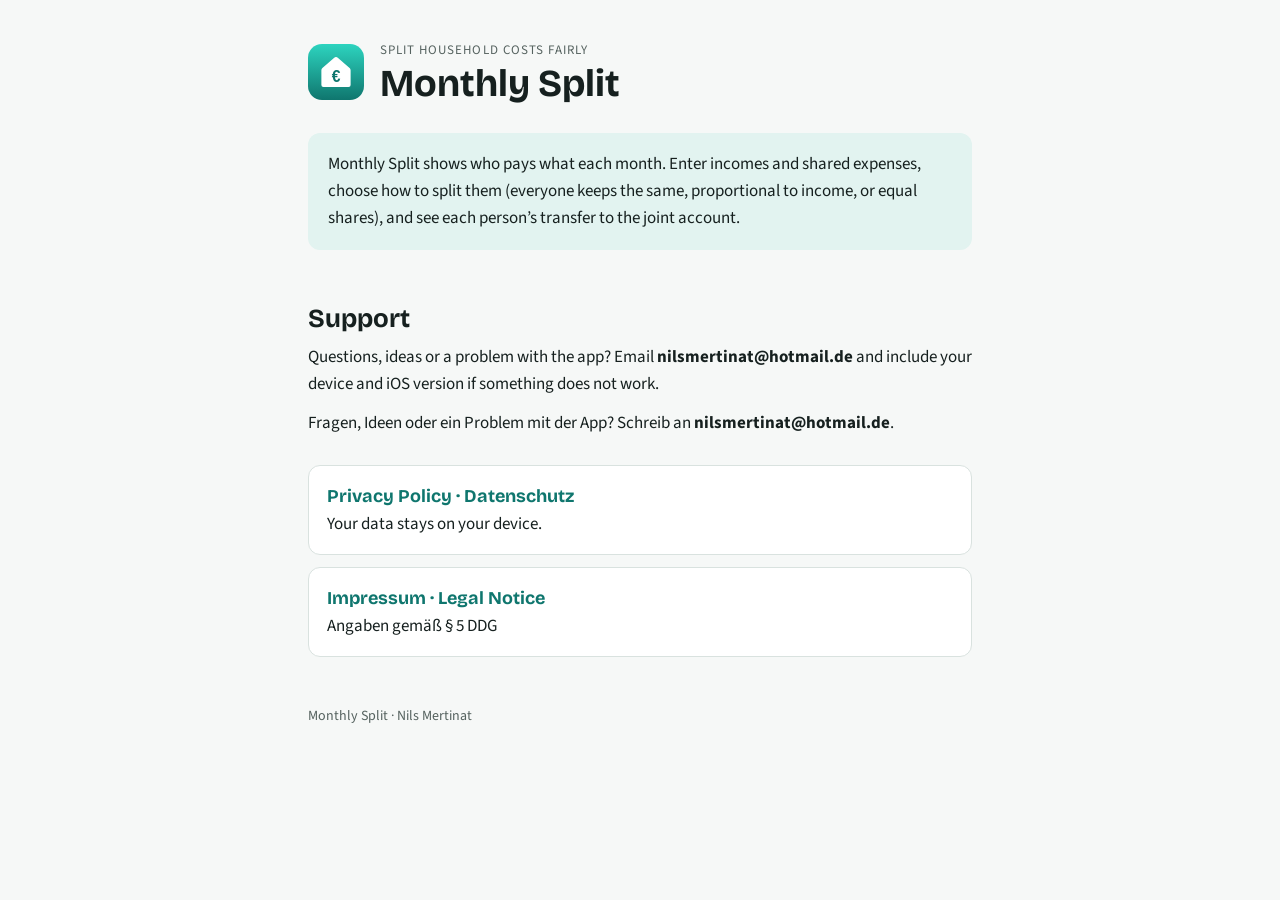
<file: index.html>
<!doctype html>
<html lang="en">
<head>
<meta charset="utf-8">
<meta name="viewport" content="width=device-width, initial-scale=1, viewport-fit=cover">
<title>Monthly Split</title>
<link rel="preconnect" href="https://fonts.googleapis.com">
<link rel="preconnect" href="https://fonts.gstatic.com" crossorigin>
<link rel="stylesheet" href="https://fonts.googleapis.com/css2?family=Bricolage+Grotesque:opsz,wght@12..96,600;12..96,700&family=Source+Sans+3:ital,wght@0,400;0,600;1,400&display=swap">
<link rel="stylesheet" href="style.css">
</head>
<body>
<div class="wrap">
  <header>
    <div class="mark" aria-hidden="true">
      <svg viewBox="0 0 100 100"><path fill="#fff" d="M50 6 Q53 6 56 9 L90 38 Q93 41 93 45 V88 Q93 94 87 94 H13 Q7 94 7 88 V45 Q7 41 10 38 L44 9 Q47 6 50 6 Z"/><text x="50" y="80" text-anchor="middle" font-family="Arial, Helvetica, sans-serif" font-weight="700" font-size="46" fill="#0f766e">€</text></svg>
    </div>
    <div class="titles">
      <p class="eyebrow">Split household costs fairly</p>
      <h1>Monthly Split</h1>
    </div>
  </header>

  <div class="summary">
    <p>Monthly Split shows who pays what each month. Enter incomes and shared expenses, choose how to split them (everyone keeps the same, proportional to income, or equal shares), and see each person’s transfer to the joint account.</p>
  </div>

  <section class="lang" lang="en">
    <h2>Support</h2>
    <p>Questions, ideas or a problem with the app? Email <strong>nilsmertinat@hotmail.de</strong> and include your device and iOS version if something does not work.</p>
    <p lang="de">Fragen, Ideen oder ein Problem mit der App? Schreib an <strong>nilsmertinat@hotmail.de</strong>.</p>
  </section>

  <nav class="links" aria-label="Rechtliches">
    <a href="privacy.html"><strong>Privacy Policy · Datenschutz</strong>Your data stays on your device.</a>
    <a href="impressum.html"><strong>Impressum · Legal Notice</strong>Angaben gemäß § 5 DDG</a>
  </nav>

  <footer>Monthly Split · Nils Mertinat</footer>
</div>
</body>
</html>
</file>
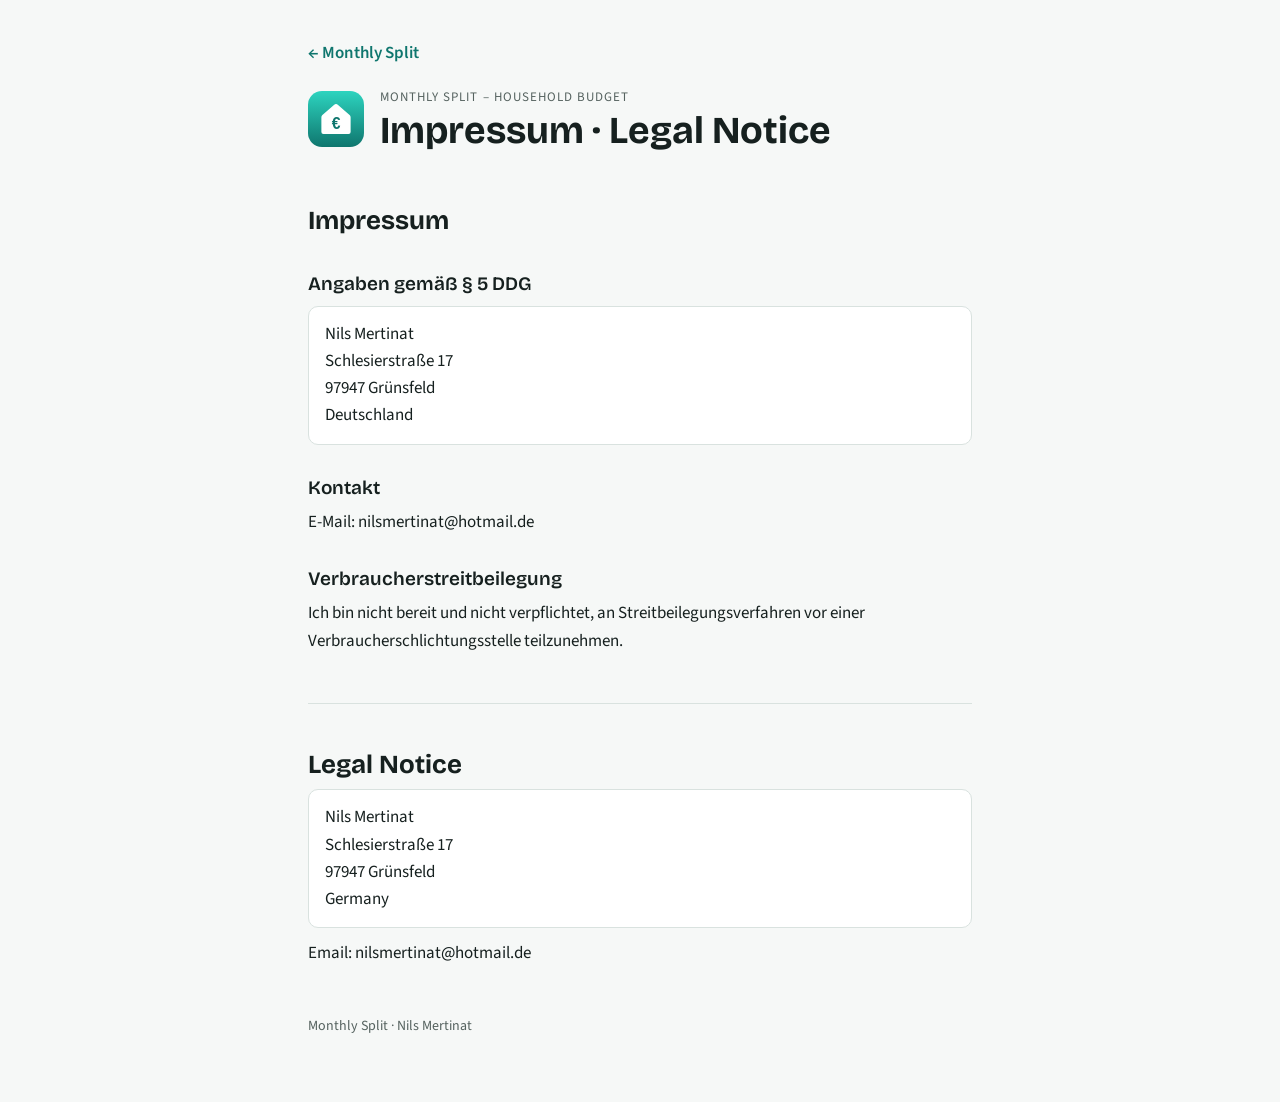
<file: impressum.html>
<!doctype html>
<html lang="de">
<head>
<meta charset="utf-8">
<meta name="viewport" content="width=device-width, initial-scale=1, viewport-fit=cover">
<title>Monthly Split – Impressum</title>
<link rel="preconnect" href="https://fonts.googleapis.com">
<link rel="preconnect" href="https://fonts.gstatic.com" crossorigin>
<link rel="stylesheet" href="https://fonts.googleapis.com/css2?family=Bricolage+Grotesque:opsz,wght@12..96,600;12..96,700&family=Source+Sans+3:ital,wght@0,400;0,600;1,400&display=swap">
<link rel="stylesheet" href="style.css">
</head>
<body>
<div class="wrap">
  <a class="back" href="index.html">← Monthly Split</a>
  <header>
    <div class="mark" aria-hidden="true">
      <svg viewBox="0 0 100 100"><path fill="#fff" d="M50 6 Q53 6 56 9 L90 38 Q93 41 93 45 V88 Q93 94 87 94 H13 Q7 94 7 88 V45 Q7 41 10 38 L44 9 Q47 6 50 6 Z"/><text x="50" y="80" text-anchor="middle" font-family="Arial, Helvetica, sans-serif" font-weight="700" font-size="46" fill="#0f766e">€</text></svg>
    </div>
    <div class="titles">
      <p class="eyebrow">Monthly Split – Household Budget</p>
      <h1>Impressum · Legal Notice</h1>
    </div>
  </header>

  <section class="lang" lang="de">
    <h2>Impressum</h2>
    <h3>Angaben gemäß § 5 DDG</h3>
    <address>
      Nils Mertinat<br>
      Schlesierstraße 17<br>
      97947 Grünsfeld<br>
      Deutschland
    </address>
    <h3>Kontakt</h3>
    <p>E-Mail: nilsmertinat@hotmail.de</p>
    <h3>Verbraucherstreitbeilegung</h3>
    <p>Ich bin nicht bereit und nicht verpflichtet, an Streitbeilegungsverfahren vor einer Verbraucherschlichtungsstelle teilzunehmen.</p>
  </section>

  <section class="lang" lang="en">
    <h2>Legal Notice</h2>
    <address>
      Nils Mertinat<br>
      Schlesierstraße 17<br>
      97947 Grünsfeld<br>
      Germany
    </address>
    <p>Email: nilsmertinat@hotmail.de</p>
  </section>

  <footer>Monthly Split · Nils Mertinat</footer>
</div>
</body>
</html>
</file>
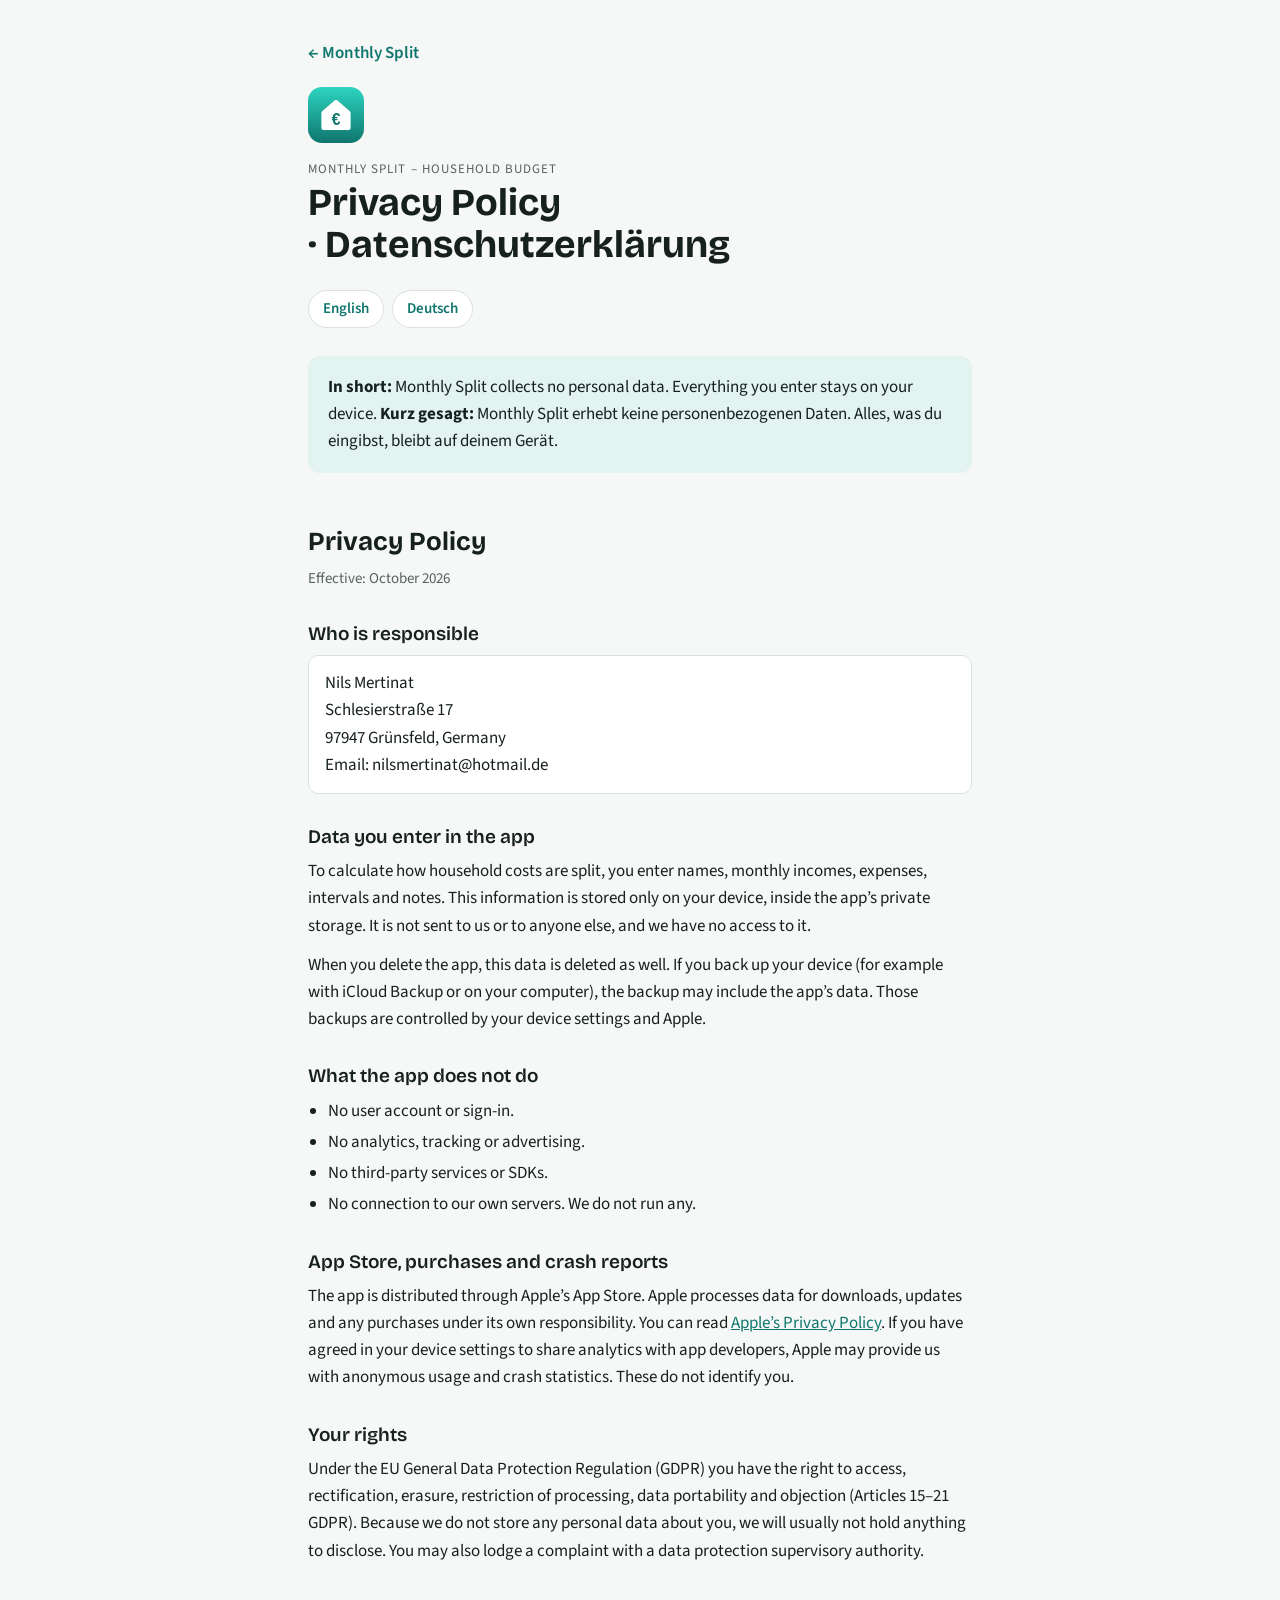
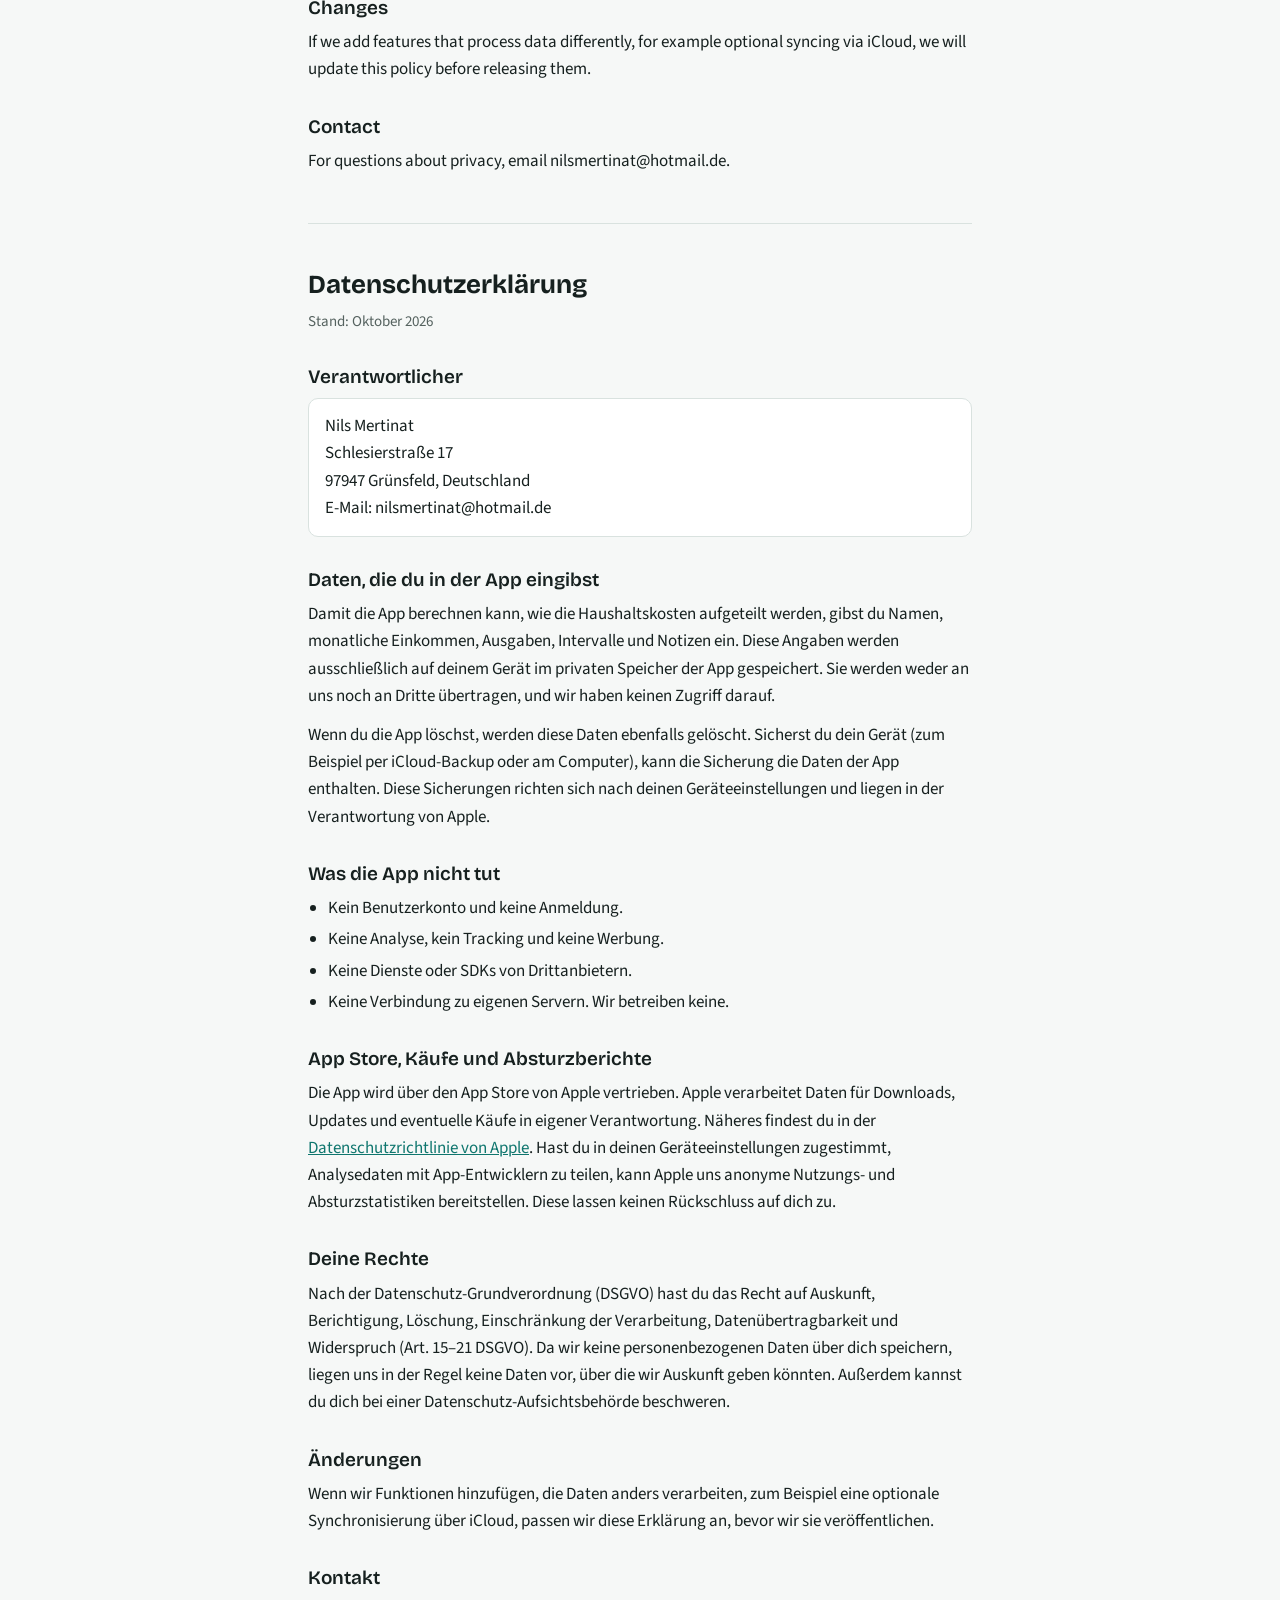
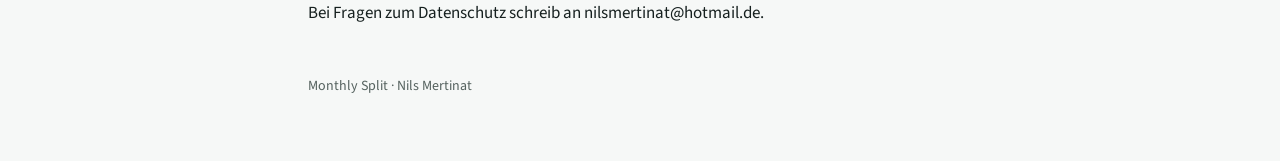
<file: privacy.html>
<!doctype html>
<html lang="en">
<head>
<meta charset="utf-8">
<meta name="viewport" content="width=device-width, initial-scale=1, viewport-fit=cover">
<title>Monthly Split – Privacy Policy</title>
<link rel="preconnect" href="https://fonts.googleapis.com">
<link rel="preconnect" href="https://fonts.gstatic.com" crossorigin>
<link rel="stylesheet" href="https://fonts.googleapis.com/css2?family=Bricolage+Grotesque:opsz,wght@12..96,600;12..96,700&family=Source+Sans+3:ital,wght@0,400;0,600;1,400&display=swap">
<link rel="stylesheet" href="style.css">
</head>
<body>
<div class="wrap">
  <a class="back" href="index.html">← Monthly Split</a>
  <header>
    <div class="mark" aria-hidden="true">
      <svg viewBox="0 0 100 100"><path fill="#fff" d="M50 6 Q53 6 56 9 L90 38 Q93 41 93 45 V88 Q93 94 87 94 H13 Q7 94 7 88 V45 Q7 41 10 38 L44 9 Q47 6 50 6 Z"/><text x="50" y="80" text-anchor="middle" font-family="Arial, Helvetica, sans-serif" font-weight="700" font-size="46" fill="#0f766e">€</text></svg>
    </div>
    <div class="titles">
      <p class="eyebrow">Monthly Split – Household Budget</p>
      <h1>Privacy Policy · Datenschutzerklärung</h1>
    </div>
  </header>

  <nav class="langs" aria-label="Language">
    <a href="#en">English</a>
    <a href="#de">Deutsch</a>
  </nav>

  <div class="summary">
    <p><strong>In short:</strong> Monthly Split collects no personal data. Everything you enter stays on your device. <strong>Kurz gesagt:</strong> Monthly Split erhebt keine personenbezogenen Daten. Alles, was du eingibst, bleibt auf deinem Gerät.</p>
  </div>

  <section class="lang" id="en" lang="en">
    <h2>Privacy Policy</h2>
    <p class="date">Effective: October 2026</p>

    <h3>Who is responsible</h3>
    <address>
      Nils Mertinat<br>
      Schlesierstraße 17<br>
      97947 Grünsfeld, Germany<br>
      Email: nilsmertinat@hotmail.de
    </address>

    <h3>Data you enter in the app</h3>
    <p>To calculate how household costs are split, you enter names, monthly incomes, expenses, intervals and notes. This information is stored only on your device, inside the app’s private storage. It is not sent to us or to anyone else, and we have no access to it.</p>
    <p>When you delete the app, this data is deleted as well. If you back up your device (for example with iCloud Backup or on your computer), the backup may include the app’s data. Those backups are controlled by your device settings and Apple.</p>

    <h3>What the app does not do</h3>
    <ul>
      <li>No user account or sign-in.</li>
      <li>No analytics, tracking or advertising.</li>
      <li>No third-party services or SDKs.</li>
      <li>No connection to our own servers. We do not run any.</li>
    </ul>

    <h3>App Store, purchases and crash reports</h3>
    <p>The app is distributed through Apple’s App Store. Apple processes data for downloads, updates and any purchases under its own responsibility. You can read <a href="https://www.apple.com/legal/privacy/">Apple’s Privacy Policy</a>. If you have agreed in your device settings to share analytics with app developers, Apple may provide us with anonymous usage and crash statistics. These do not identify you.</p>

    <h3>Your rights</h3>
    <p>Under the EU General Data Protection Regulation (GDPR) you have the right to access, rectification, erasure, restriction of processing, data portability and objection (Articles 15–21 GDPR). Because we do not store any personal data about you, we will usually not hold anything to disclose. You may also lodge a complaint with a data protection supervisory authority.</p>

    <h3>Changes</h3>
    <p>If we add features that process data differently, for example optional syncing via iCloud, we will update this policy before releasing them.</p>

    <h3>Contact</h3>
    <p>For questions about privacy, email nilsmertinat@hotmail.de.</p>
  </section>

  <section class="lang" id="de" lang="de">
    <h2>Datenschutzerklärung</h2>
    <p class="date">Stand: Oktober 2026</p>

    <h3>Verantwortlicher</h3>
    <address>
      Nils Mertinat<br>
      Schlesierstraße 17<br>
      97947 Grünsfeld, Deutschland<br>
      E-Mail: nilsmertinat@hotmail.de
    </address>

    <h3>Daten, die du in der App eingibst</h3>
    <p>Damit die App berechnen kann, wie die Haushaltskosten aufgeteilt werden, gibst du Namen, monatliche Einkommen, Ausgaben, Intervalle und Notizen ein. Diese Angaben werden ausschließlich auf deinem Gerät im privaten Speicher der App gespeichert. Sie werden weder an uns noch an Dritte übertragen, und wir haben keinen Zugriff darauf.</p>
    <p>Wenn du die App löschst, werden diese Daten ebenfalls gelöscht. Sicherst du dein Gerät (zum Beispiel per iCloud-Backup oder am Computer), kann die Sicherung die Daten der App enthalten. Diese Sicherungen richten sich nach deinen Geräteeinstellungen und liegen in der Verantwortung von Apple.</p>

    <h3>Was die App nicht tut</h3>
    <ul>
      <li>Kein Benutzerkonto und keine Anmeldung.</li>
      <li>Keine Analyse, kein Tracking und keine Werbung.</li>
      <li>Keine Dienste oder SDKs von Drittanbietern.</li>
      <li>Keine Verbindung zu eigenen Servern. Wir betreiben keine.</li>
    </ul>

    <h3>App Store, Käufe und Absturzberichte</h3>
    <p>Die App wird über den App Store von Apple vertrieben. Apple verarbeitet Daten für Downloads, Updates und eventuelle Käufe in eigener Verantwortung. Näheres findest du in der <a href="https://www.apple.com/de/legal/privacy/">Datenschutzrichtlinie von Apple</a>. Hast du in deinen Geräteeinstellungen zugestimmt, Analysedaten mit App-Entwicklern zu teilen, kann Apple uns anonyme Nutzungs- und Absturzstatistiken bereitstellen. Diese lassen keinen Rückschluss auf dich zu.</p>

    <h3>Deine Rechte</h3>
    <p>Nach der Datenschutz-Grundverordnung (DSGVO) hast du das Recht auf Auskunft, Berichtigung, Löschung, Einschränkung der Verarbeitung, Datenübertragbarkeit und Widerspruch (Art. 15–21 DSGVO). Da wir keine personenbezogenen Daten über dich speichern, liegen uns in der Regel keine Daten vor, über die wir Auskunft geben könnten. Außerdem kannst du dich bei einer Datenschutz-Aufsichtsbehörde beschweren.</p>

    <h3>Änderungen</h3>
    <p>Wenn wir Funktionen hinzufügen, die Daten anders verarbeiten, zum Beispiel eine optionale Synchronisierung über iCloud, passen wir diese Erklärung an, bevor wir sie veröffentlichen.</p>

    <h3>Kontakt</h3>
    <p>Bei Fragen zum Datenschutz schreib an nilsmertinat@hotmail.de.</p>
  </section>

  <footer>Monthly Split · Nils Mertinat</footer>
</div>

</body>
</html>
</file>
<file: style.css>
/* Layout: eine ruhige Lesespalte, Kopf mit App-Zeichen, zwei Sprachfassungen untereinander mit Sprungleiste */
:root {
  --bg: #f6f8f7;
  --surface: #ffffff;
  --fg: #16201f;
  --muted: #55625f;
  --line: #d9e2df;
  --accent: #0f766e;
  --accent-soft: #e2f3f0;
  --todo-bg: #fff4d6;
  --todo-fg: #7a4b00;
  --font-display: "Bricolage Grotesque", ui-sans-serif, system-ui, sans-serif;
  --font-body: "Source Sans 3", ui-sans-serif, system-ui, -apple-system, "Segoe UI", sans-serif;
}
@media (prefers-color-scheme: dark) {
  :root:not([data-theme="light"]) {
    --bg: #0d1514; --surface: #142120; --fg: #e4ecea; --muted: #9db0ac; --line: #263634;
    --accent: #5eead4; --accent-soft: #163330; --todo-bg: #3a2c0b; --todo-fg: #ffd98a;
    color-scheme: dark;
  }
}
:root[data-theme="dark"] {
  --bg: #0d1514; --surface: #142120; --fg: #e4ecea; --muted: #9db0ac; --line: #263634;
  --accent: #5eead4; --accent-soft: #163330; --todo-bg: #3a2c0b; --todo-fg: #ffd98a;
  color-scheme: dark;
}
html { scroll-behavior: smooth; }
@media (prefers-reduced-motion: reduce) { html { scroll-behavior: auto; } }
body {
  background: var(--bg); color: var(--fg);
  font-family: var(--font-body); font-size: 17px; line-height: 1.6;
}
.wrap { max-width: 44rem; margin: 0 auto; padding-inline: 20px; padding-block: 40px 64px; }
header { display: flex; gap: 16px; align-items: center; flex-wrap: wrap; }
.mark { width: 56px; height: 56px; border-radius: 14px; flex: none;
  background: linear-gradient(180deg, #2dd4bf, #0f766e); display: grid; place-items: center; }
.mark svg { width: 34px; height: 34px; }
.titles { min-width: 0; }
.eyebrow { font-size: 13px; letter-spacing: .08em; text-transform: uppercase; color: var(--muted); margin: 0; }
h1 { font-family: var(--font-display); font-weight: 700; font-size: clamp(28px, 6vw, 38px);
  line-height: 1.1; margin: 2px 0 0; text-wrap: balance; }
.langs { display: flex; gap: 8px; margin-top: 24px; flex-wrap: wrap; }
.langs a { color: var(--accent); text-decoration: none; font-weight: 600; font-size: 15px;
  border: 1px solid var(--line); border-radius: 999px; padding: 6px 14px; background: var(--surface); }
.langs a:hover, .langs a:focus-visible { border-color: var(--accent); outline: none; }
.summary { margin-top: 28px; background: var(--accent-soft); border-radius: 12px; padding: 18px 20px; }
.summary p { margin: 0; }
section.lang { margin-top: 48px; }
section.lang + section.lang { border-top: 1px solid var(--line); padding-top: 40px; }
h2 { font-family: var(--font-display); font-weight: 700; font-size: 26px; margin: 0 0 4px; text-wrap: balance; }
h3 { font-family: var(--font-display); font-weight: 600; font-size: 19px; margin: 28px 0 6px; text-wrap: balance; }
p, ul { margin: 0 0 12px; }
ul { padding-left: 1.2em; }
li + li { margin-top: 4px; }
.date { color: var(--muted); font-size: 15px; margin-bottom: 20px; }
a { color: var(--accent); }
.todo { background: var(--todo-bg); color: var(--todo-fg); border-radius: 4px; padding: 0 4px; font-weight: 600; }
address { font-style: normal; background: var(--surface); border: 1px solid var(--line);
  border-radius: 10px; padding: 14px 16px; margin-bottom: 12px; }
footer { margin-top: 48px; color: var(--muted); font-size: 14px; }

* { box-sizing: border-box; }
html, body { margin: 0; }
.links { display: grid; gap: 12px; margin-top: 28px; }
.links a { display: block; background: var(--surface); border: 1px solid var(--line); border-radius: 12px;
  padding: 16px 18px; text-decoration: none; color: var(--fg); }
.links a strong { display: block; color: var(--accent); font-family: var(--font-display); font-size: 18px; }
.links a:hover, .links a:focus-visible { border-color: var(--accent); outline: none; }
.back { display: inline-block; margin-bottom: 20px; font-weight: 600; text-decoration: none; }
</file>
